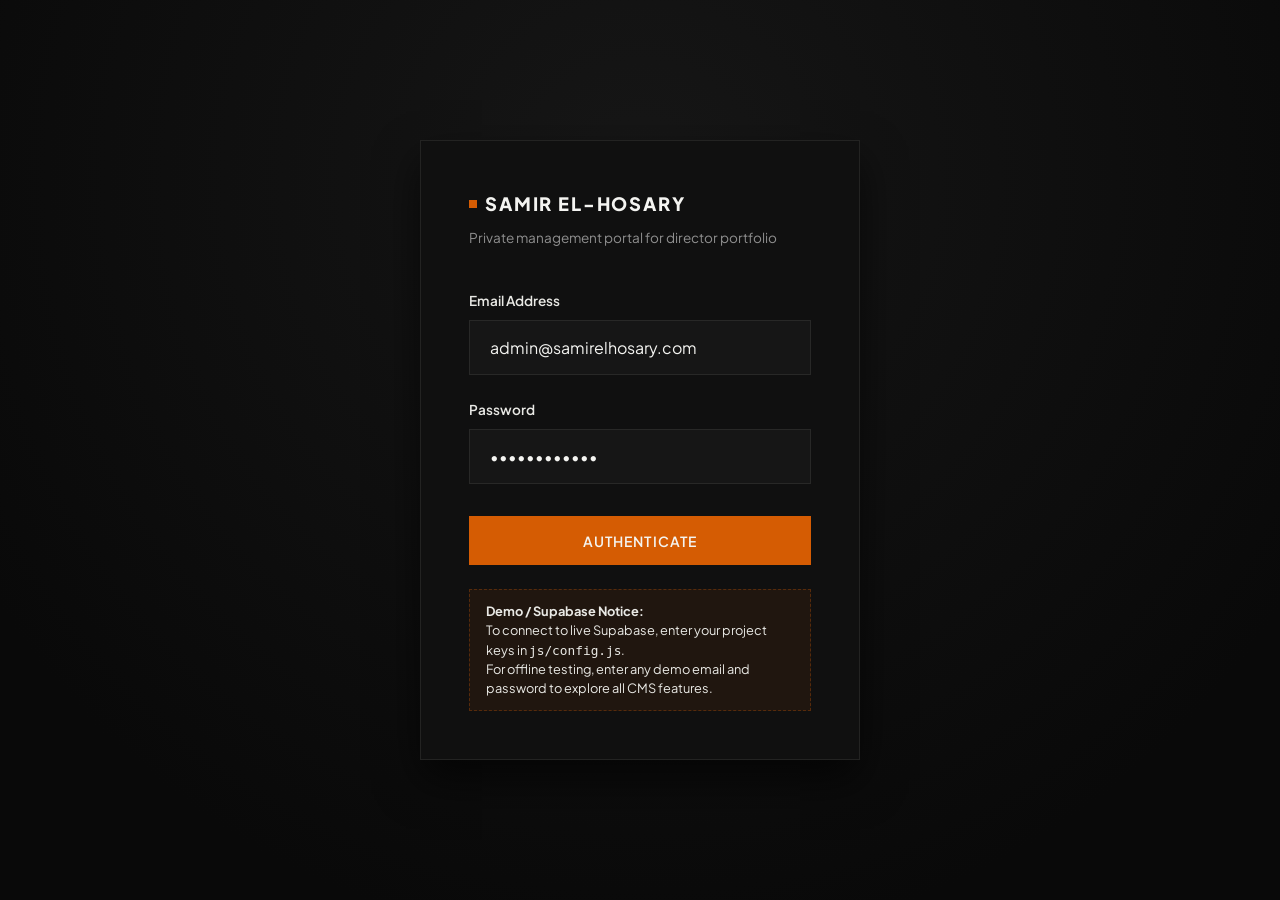
<file: admin.html>
<!DOCTYPE html>
<html lang="en" dir="ltr">
<head>
  <meta charset="UTF-8" />
  <meta name="viewport" content="width=device-width, initial-scale=1.0" />
  <title>Director CMS — Samir El-Hosary</title>
  <meta name="robots" content="noindex, nofollow" />

  <!-- Stylesheets -->
  <link rel="stylesheet" href="css/style.css" />
  <link rel="stylesheet" href="css/dashboard.css" />
  <link rel="stylesheet" href="css/responsive.css" />
</head>
<body class="admin-body">

  <!-- ============================================================
       1. LOGIN VIEW (Shown if not authenticated)
       ============================================================ -->
  <div id="admin-login-view" class="admin-login-wrapper" style="display: flex;">
    <div class="login-card">
      <div class="login-brand">SAMIR EL-HOSARY</div>
      <p class="login-subtitle">
        Private management portal for director portfolio
      </p>

      <form id="admin-login-form" class="login-form">
        <div class="form-group">
          <label for="login-email" class="form-label">Email Address</label>
          <input 
            type="email" 
            id="login-email" 
            class="form-input" 
            required 
            placeholder="admin@samirelhosary.com" 
            value="admin@samirelhosary.com"
          />
        </div>

        <div class="form-group">
          <label for="login-password" class="form-label">Password</label>
          <input 
            type="password" 
            id="login-password" 
            class="form-input" 
            required 
            placeholder="••••••••" 
            value="director2026"
          />
        </div>

        <button type="submit" class="btn btn-accent" style="width: 100%; margin-top: 0.5rem;">
          AUTHENTICATE
        </button>
      </form>

      <div class="demo-credentials-note">
        <strong>Demo / Supabase Notice:</strong><br />
        To connect to live Supabase, enter your project keys in <code>js/config.js</code>.<br />
        For offline testing, enter any demo email and password to explore all CMS features.
      </div>
    </div>
  </div>

  <!-- ============================================================
       2. DASHBOARD VIEW (Shown when authenticated)
       ============================================================ -->
  <div id="admin-dashboard-view" class="admin-layout" style="display: none;">
    
    <!-- Sidebar -->
    <aside class="admin-sidebar" role="navigation">
      <div class="sidebar-header">
        <a href="index.html" target="_blank" class="sidebar-brand">
          <span>SAMIR EL-HOSARY</span>
        </a>
        <div class="sidebar-role">Director CMS</div>
      </div>

      <nav class="sidebar-nav">
        <a href="#overview" class="sidebar-link active" data-tab="overview">
          <svg viewBox="0 0 24 24" fill="none" stroke="currentColor" stroke-width="2"><rect x="3" y="3" width="7" height="7"/><rect x="14" y="3" width="7" height="7"/><rect x="14" y="14" width="7" height="7"/><rect x="3" y="14" width="7" height="7"/></svg>
          <span>Dashboard</span>
        </a>
        <a href="#projects" class="sidebar-link" data-tab="projects">
          <svg viewBox="0 0 24 24" fill="none" stroke="currentColor" stroke-width="2"><rect x="2" y="7" width="20" height="14" rx="2" ry="2"/><path d="M16 21V5a2 2 0 0 0-2-2h-4a2 2 0 0 0-2 2v16"/></svg>
          <span>Projects</span>
        </a>
        <a href="#add-project" class="sidebar-link" data-tab="add-project">
          <svg viewBox="0 0 24 24" fill="none" stroke="currentColor" stroke-width="2"><circle cx="12" cy="12" r="10"/><line x1="12" y1="8" x2="12" y2="16"/><line x1="8" y1="12" x2="16" y2="12"/></svg>
          <span>Add Project</span>
        </a>
        <a href="#media" class="sidebar-link" data-tab="media">
          <svg viewBox="0 0 24 24" fill="none" stroke="currentColor" stroke-width="2"><rect x="3" y="3" width="18" height="18" rx="2" ry="2"/><circle cx="8.5" cy="8.5" r="1.5"/><polyline points="21 15 16 10 5 21"/></svg>
          <span>Media</span>
        </a>
        <a href="#feedback" class="sidebar-link" data-tab="feedback">
          <svg viewBox="0 0 24 24" fill="none" stroke="currentColor" stroke-width="2"><path d="M21 15a2 2 0 0 1-2 2H7l-4 4V5a2 2 0 0 1 2-2h14a2 2 0 0 1 2 2z"/></svg>
          <span>Feedback</span>
        </a>
        <a href="#profile" class="sidebar-link" data-tab="profile">
          <svg viewBox="0 0 24 24" fill="none" stroke="currentColor" stroke-width="2"><path d="M20 21v-2a4 4 0 0 0-4-4H8a4 4 0 0 0-4 4v2"/><circle cx="12" cy="7" r="4"/></svg>
          <span>Profile</span>
        </a>
        <a href="#settings" class="sidebar-link" data-tab="settings">
          <svg viewBox="0 0 24 24" fill="none" stroke="currentColor" stroke-width="2"><circle cx="12" cy="12" r="3"/><path d="M19.4 15a1.65 1.65 0 0 0 .33 1.82l.06.06a2 2 0 0 1 0 2.83 2 2 0 0 1-2.83 0l-.06-.06a1.65 1.65 0 0 0-1.82-.33 1.65 1.65 0 0 0-1 1.51V21a2 2 0 0 1-2 2 2 2 0 0 1-2-2v-.09A1.65 1.65 0 0 0 9 19.4a1.65 1.65 0 0 0-1.82.33l-.06.06a2 2 0 0 1-2.83 0 2 2 0 0 1 0-2.83l.06-.06a1.65 1.65 0 0 0 .33-1.82 1.65 1.65 0 0 0-1.51-1H3a2 2 0 0 1-2-2 2 2 0 0 1 2-2h.09A1.65 1.65 0 0 0 4.6 9a1.65 1.65 0 0 0-.33-1.82l-.06-.06a2 2 0 0 1 0-2.83 2 2 0 0 1 2.83 0l.06.06a1.65 1.65 0 0 0 1.82.33H9a1.65 1.65 0 0 0 1-1.51V3a2 2 0 0 1 2-2 2 2 0 0 1 2 2v.09a1.65 1.65 0 0 0 1 1.51 1.65 1.65 0 0 0 1.82-.33l.06-.06a2 2 0 0 1 2.83 0 2 2 0 0 1 0 2.83l-.06.06a1.65 1.65 0 0 0-.33 1.82V9a1.65 1.65 0 0 0 1.51 1H21a2 2 0 0 1 2 2 2 2 0 0 1-2 2h-.09a1.65 1.65 0 0 0-1.51 1z"/></svg>
          <span>Site Settings</span>
        </a>
      </nav>

      <div class="sidebar-footer">
        <div class="connection-badge">
          <span class="connection-dot"></span>
          <span class="connection-text">Supabase Ready</span>
        </div>
        <div style="display: flex; justify-content: flex-end; align-items: center; margin-top: 0.5rem;">
          <button id="sidebar-logout" class="link-arrow" style="font-size: 0.75rem; color: #ef4444;">
            LOGOUT
          </button>
        </div>
      </div>
    </aside>

    <!-- Main Workspace -->
    <main class="admin-main" role="main">
      <header class="admin-topbar">
        <div style="display: flex; align-items: center; gap: 1rem;">
          <button id="admin-sidebar-toggle" class="admin-mobile-toggle" aria-label="Toggle Navigation">☰</button>
          <h1 id="admin-page-title" class="admin-topbar-title">Dashboard</h1>
        </div>
        <div class="admin-topbar-actions">
          <a href="index.html" target="_blank" class="btn btn-secondary" style="padding: 0.5rem 1rem; font-size: 0.75rem;">
            View Website ↗
          </a>
        </div>
      </header>

      <div id="admin-workspace" class="admin-content">
        <!-- Rendered dynamically by admin.js, dashboard.js, media.js -->
      </div>
    </main>

  </div>

  <!-- Scripts -->
  <script src="js/admin-bundle.js"></script>
</body>
</html>
</file>
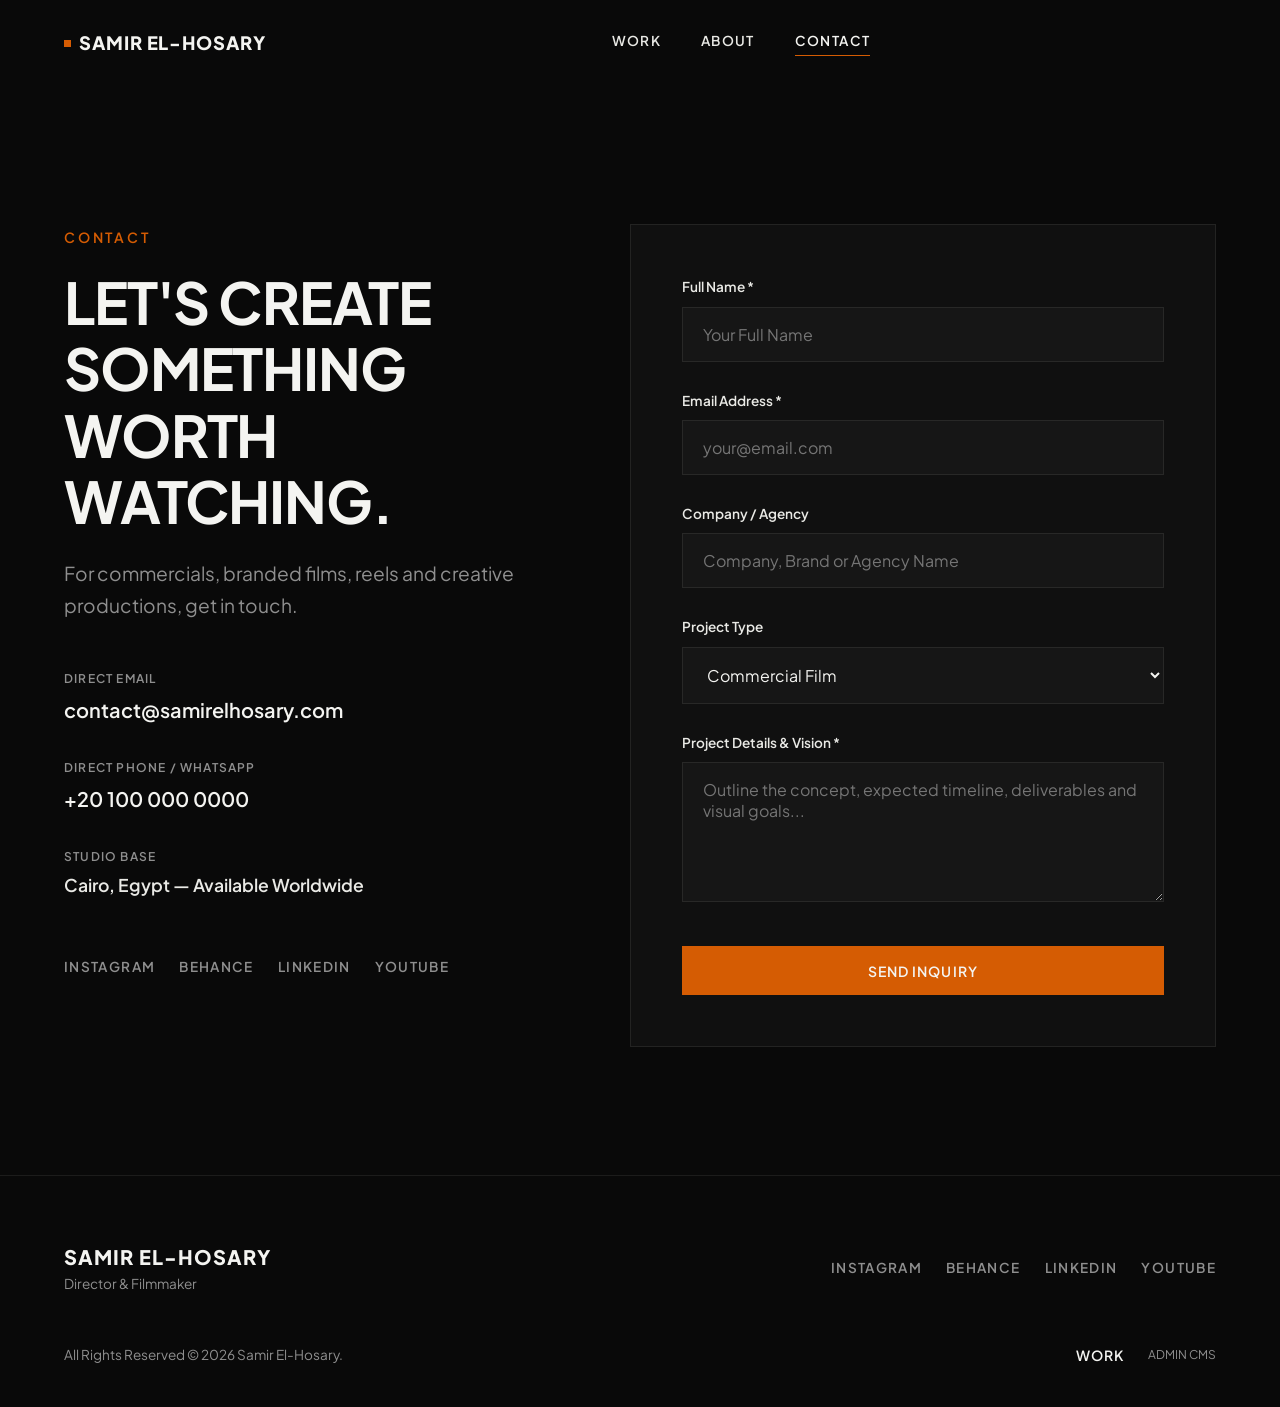
<file: contact.html>
<!DOCTYPE html>
<html lang="en" dir="ltr">
<head>
  <meta charset="UTF-8" />
  <meta name="viewport" content="width=device-width, initial-scale=1.0" />
  <title>Contact Samir El-Hosary — Director & Filmmaker</title>
  <meta name="description" content="Contact Samir El-Hosary for commercials, branded films, kinetic reels, and creative visual collaborations." />

  <meta property="og:type" content="website" />
  <meta property="og:title" content="Contact Samir El-Hosary — Director & Filmmaker" />
  <meta property="og:description" content="Let's create something worth watching." />

  <!-- Stylesheets -->
  <link rel="stylesheet" href="css/style.css" />
  <link rel="stylesheet" href="css/responsive.css" />
</head>
<body>

  <!-- ============================================================
       SITE HEADER
       ============================================================ -->
  <header class="site-header scrolled" role="banner">
    <div class="container header-container">
      <a href="index.html" class="brand-logo" aria-label="Samir El-Hosary Homepage">
        <span>SAMIR EL-HOSARY</span>
      </a>

      <!-- Desktop Nav -->
      <nav class="nav-links" role="navigation" aria-label="Main Navigation">
        <a href="index.html#work" class="nav-link">WORK</a>
        <a href="about.html" class="nav-link">ABOUT</a>
        <a href="contact.html" class="nav-link active">CONTACT</a>
      </nav>

      <!-- Mobile Actions -->
      <div class="header-actions">
        <button class="mobile-nav-toggle" type="button" aria-label="Toggle Mobile Menu" aria-expanded="false">
          <span></span>
          <span></span>
          <span></span>
        </button>
      </div>
    </div>
  </header>

  <!-- ============================================================
       CONTACT HERO & FORM
       ============================================================ -->
  <main class="section" role="main" style="padding-top: 10rem;">
    <div class="container">
      <div class="contact-grid">
        
        <!-- Left: Direct Info & Statement -->
        <div>
          <span class="hero-subtitle-top">CONTACT</span>
          <h1 class="heading-section" style="font-size: clamp(2.2rem, 4.5vw, 4rem); line-height: 1.15; margin-bottom: 1.5rem;">
            LET'S CREATE SOMETHING WORTH WATCHING.
          </h1>
          <p class="subheading-section" style="margin-bottom: 3rem;">
            For commercials, branded films, reels and creative productions, get in touch.
          </p>

          <div class="contact-info-list">
            <div class="contact-info-item">
              <span class="contact-info-label">Direct Email</span>
              <a href="mailto:contact@samirelhosary.com" class="contact-info-value" data-profile-href="email">contact@samirelhosary.com</a>
            </div>
            <div class="contact-info-item">
              <span class="contact-info-label">Direct Phone / WhatsApp</span>
              <a href="tel:+201000000000" class="contact-info-value" data-profile-href="phone">+20 100 000 0000</a>
            </div>
            <div class="contact-info-item">
              <span class="contact-info-label">Studio Base</span>
              <span class="contact-info-value" style="font-size: 1.1rem; color: var(--light);">Cairo, Egypt — Available Worldwide</span>
            </div>
          </div>

          <div class="social-links-row" style="margin-top: 3.5rem;">
            <a href="https://instagram.com/samirelhosary" target="_blank" rel="noopener" class="social-link" data-profile-href="instagram">Instagram</a>
            <a href="https://behance.net/samirelhosary" target="_blank" rel="noopener" class="social-link" data-profile-href="behance">Behance</a>
            <a href="https://linkedin.com/in/samirelhosary" target="_blank" rel="noopener" class="social-link" data-profile-href="linkedin">LinkedIn</a>
            <a href="https://youtube.com/@samirelhosary" target="_blank" rel="noopener" class="social-link" data-profile-href="youtube">YouTube</a>
          </div>
        </div>

        <!-- Right: Inquiry Form -->
        <div style="background-color: var(--dark); border: var(--border-subtle); padding: clamp(2rem, 4vw, 3.5rem);">
          <form id="contact-form" class="contact-form" novalidate>
            <div class="form-group">
              <label for="contact-name" class="form-label">Full Name *</label>
              <input type="text" id="contact-name" class="form-input" required placeholder="Your Full Name" />
            </div>

            <div class="form-group">
              <label for="contact-email" class="form-label">Email Address *</label>
              <input type="email" id="contact-email" class="form-input" required placeholder="your@email.com" />
            </div>

            <div class="form-group">
              <label for="contact-company" class="form-label">Company / Agency</label>
              <input type="text" id="contact-company" class="form-input" placeholder="Company, Brand or Agency Name" />
            </div>

            <div class="form-group">
              <label for="contact-type" class="form-label">Project Type</label>
              <select id="contact-type" class="form-select">
                <option value="Commercial Film">Commercial Film</option>
                <option value="Branded Content">Branded Content / Mini-Doc</option>
                <option value="Kinetic Reels">Kinetic Reels Campaign</option>
                <option value="Music Video">Music Video</option>
                <option value="Other Creative">Other Creative Collaboration</option>
              </select>
            </div>

            <div class="form-group">
              <label for="contact-message" class="form-label">Project Details & Vision *</label>
              <textarea id="contact-message" class="form-textarea" required placeholder="Outline the concept, expected timeline, deliverables and visual goals..."></textarea>
            </div>

            <button type="submit" class="btn btn-accent" style="width: 100%; margin-top: 1rem;">
              SEND INQUIRY
            </button>
          </form>
        </div>

      </div>
    </div>
  </main>

  <!-- ============================================================
       FOOTER
       ============================================================ -->
  <footer class="site-footer" role="contentinfo">
    <div class="container">
      <div class="footer-top">
        <div>
          <div class="footer-brand">SAMIR EL-HOSARY</div>
          <div class="text-muted" style="font-size: 0.85rem;">Director & Filmmaker</div>
        </div>
        <div class="social-links-row" style="margin-top: 0;">
          <a href="https://instagram.com/samirelhosary" target="_blank" rel="noopener" class="social-link">Instagram</a>
          <a href="https://behance.net/samirelhosary" target="_blank" rel="noopener" class="social-link">Behance</a>
          <a href="https://linkedin.com/in/samirelhosary" target="_blank" rel="noopener" class="social-link">LinkedIn</a>
          <a href="https://youtube.com/@samirelhosary" target="_blank" rel="noopener" class="social-link">YouTube</a>
        </div>
      </div>
      <div class="footer-bottom">
        <p>All Rights Reserved © 2026 Samir El-Hosary.</p>
        <div style="display: flex; gap: 1.5rem; align-items: center;">
          <a href="index.html#work" class="link-arrow">WORK</a>
          <a href="admin.html" class="text-muted" style="font-size: 0.75rem;">ADMIN CMS</a>
        </div>
      </div>
    </div>
  </footer>

  <!-- Scripts -->
  <script src="js/main-bundle.js"></script>
  <script src="js/profile-sync.js"></script>
</body>
</html>
</file>
<file: css/style.css>
/**
 * SAMIR EL-HOSARY — Director & Filmmaker
 * Core Cinematic Design System & Global Styles
 */

@import url('https://fonts.googleapis.com/css2?family=IBM+Plex+Sans+Arabic:wght@300;400;500;600;700&family=Plus+Jakarta+Sans:wght@300;400;500;600;700;800&display=swap');

:root {
  --black: #090909;
  --dark: #101010;
  --dark-2: #161616;
  --dark-3: #1f1f1f;
  --white: #F4F4F1;
  --light: #E9E9E5;
  --gray: #8F8F8F;
  --gray-dark: #3a3a3a;
  --orange: #D55C03;
  --orange-light: #F06A0A;
  --orange-glow: rgba(213, 92, 3, 0.2);

  --font-en: 'Plus Jakarta Sans', system-ui, -apple-system, sans-serif;
  --font-ar: 'IBM Plex Sans Arabic', system-ui, -apple-system, sans-serif;
  
  --border-subtle: 1px solid rgba(244, 244, 241, 0.08);
  --border-focus: 1px solid var(--orange);
  
  --transition-fast: 200ms cubic-bezier(0.16, 1, 0.3, 1);
  --transition-smooth: 400ms cubic-bezier(0.16, 1, 0.3, 1);
  --transition-slow: 700ms cubic-bezier(0.16, 1, 0.3, 1);

  --container-max: 1560px;
  --container-narrow: 1100px;
  --container-pad: clamp(1.5rem, 5vw, 4rem);
}

/* ============================================================
 * CSS RESET & BASE
 * ============================================================ */
*, *::before, *::after {
  box-sizing: border-box;
  margin: 0;
  padding: 0;
}

html {
  font-size: 16px;
  background-color: var(--black);
  color: var(--white);
  scroll-behavior: smooth;
  text-rendering: optimizeLegibility;
  -webkit-font-smoothing: antialiased;
  -moz-osx-font-smoothing: grayscale;
}

body {
  font-family: var(--font-en);
  background-color: var(--black);
  color: var(--white);
  line-height: 1.65;
  overflow-x: hidden;
  min-height: 100vh;
  display: flex;
  flex-direction: column;
}

/* Arabic typography overrides */
[dir="rtl"] body,
[lang="ar"] body {
  font-family: var(--font-ar);
  line-height: 1.8;
}

img, video {
  max-width: 100%;
  height: auto;
  display: block;
}

a {
  color: inherit;
  text-decoration: none;
  transition: color var(--transition-fast);
}

button {
  cursor: pointer;
  border: none;
  background: none;
  font-family: inherit;
  color: inherit;
}

ul, ol {
  list-style: none;
}

/* Accessibility Focus States */
:focus-visible {
  outline: 2px solid var(--orange);
  outline-offset: 3px;
}

/* ============================================================
 * TYPOGRAPHY
 * ============================================================ */
h1, h2, h3, h4, h5, h6 {
  font-weight: 700;
  line-height: 1.15;
  color: var(--white);
  letter-spacing: -0.02em;
}

[dir="rtl"] h1,
[dir="rtl"] h2,
[dir="rtl"] h3,
[dir="rtl"] h4 {
  letter-spacing: normal;
  line-height: 1.35;
}

.text-uppercase {
  text-transform: uppercase;
  letter-spacing: 0.08em;
}

[dir="rtl"] .text-uppercase {
  text-transform: none;
  letter-spacing: normal;
}

.text-muted {
  color: var(--gray);
}

.text-orange {
  color: var(--orange);
}

.heading-display {
  font-size: clamp(2.5rem, 8vw, 6.5rem);
  font-weight: 800;
  text-transform: uppercase;
  line-height: 0.95;
  letter-spacing: -0.03em;
}

[dir="rtl"] .heading-display {
  text-transform: none;
  letter-spacing: normal;
  line-height: 1.2;
}

.heading-section {
  font-size: clamp(1.8rem, 4.5vw, 3.2rem);
  font-weight: 700;
  margin-bottom: 0.75rem;
}

.subheading-section {
  font-size: clamp(1rem, 1.5vw, 1.25rem);
  color: var(--gray);
  max-width: 650px;
}

/* ============================================================
 * LAYOUT CONTAINERS
 * ============================================================ */
.container {
  width: 100%;
  max-width: var(--container-max);
  margin-left: auto;
  margin-right: auto;
  padding-left: var(--container-pad);
  padding-right: var(--container-pad);
}

.container-narrow {
  width: 100%;
  max-width: var(--container-narrow);
  margin-left: auto;
  margin-right: auto;
  padding-left: var(--container-pad);
  padding-right: var(--container-pad);
}

.section {
  padding-top: clamp(4rem, 10vw, 8rem);
  padding-bottom: clamp(4rem, 10vw, 8rem);
  position: relative;
}

.section-separator {
  width: 100%;
  height: 1px;
  background: var(--border-subtle);
  border: none;
}

/* ============================================================
 * BUTTONS & LINKS
 * ============================================================ */
.btn {
  display: inline-flex;
  align-items: center;
  justify-content: center;
  gap: 0.75rem;
  padding: 0.9rem 2rem;
  font-size: 0.875rem;
  font-weight: 600;
  letter-spacing: 0.08em;
  text-transform: uppercase;
  border-radius: 0;
  transition: all var(--transition-fast);
  position: relative;
  overflow: hidden;
  white-space: nowrap;
}

[dir="rtl"] .btn {
  text-transform: none;
  letter-spacing: normal;
  font-size: 0.95rem;
}

.btn-primary {
  background-color: var(--white);
  color: var(--black);
  border: 1px solid var(--white);
}

.btn-primary:hover {
  background-color: var(--orange);
  border-color: var(--orange);
  color: var(--white);
  transform: translateY(-2px);
}

.btn-secondary {
  background-color: transparent;
  color: var(--white);
  border: 1px solid rgba(244, 244, 241, 0.25);
}

.btn-secondary:hover {
  border-color: var(--white);
  background-color: rgba(244, 244, 241, 0.05);
  transform: translateY(-2px);
}

.btn-accent {
  background-color: var(--orange);
  color: var(--white);
  border: 1px solid var(--orange);
}

.btn-accent:hover {
  background-color: var(--orange-light);
  border-color: var(--orange-light);
  transform: translateY(-2px);
}

.btn-danger {
  background-color: #b91c1c;
  color: var(--white);
  border: 1px solid #b91c1c;
}

.btn-danger:hover {
  background-color: #dc2626;
  border-color: #dc2626;
}

.link-arrow {
  display: inline-flex;
  align-items: center;
  gap: 0.5rem;
  color: var(--white);
  font-size: 0.875rem;
  font-weight: 600;
  text-transform: uppercase;
  letter-spacing: 0.08em;
  transition: color var(--transition-fast);
}

.link-arrow svg {
  transition: transform var(--transition-fast);
}

.link-arrow:hover {
  color: var(--orange);
}

.link-arrow:hover svg {
  transform: translateX(4px);
}

[dir="rtl"] .link-arrow:hover svg {
  transform: translateX(-4px);
}

/* ============================================================
 * HEADER & NAVIGATION
 * ============================================================ */
.site-header {
  position: fixed;
  top: 0;
  left: 0;
  width: 100%;
  z-index: 1000;
  padding: 1.75rem 0;
  transition: background-color var(--transition-smooth), padding var(--transition-smooth), border-color var(--transition-smooth);
  background: transparent;
  border-bottom: 1px solid transparent;
}

.site-header.scrolled {
  background-color: rgba(9, 9, 9, 0.94);
  backdrop-filter: blur(12px);
  -webkit-backdrop-filter: blur(12px);
  padding: 1.1rem 0;
  border-bottom: var(--border-subtle);
}

.header-container {
  display: flex;
  align-items: center;
  justify-content: space-between;
}

.brand-logo {
  font-size: 1.15rem;
  font-weight: 800;
  letter-spacing: 0.05em;
  text-transform: uppercase;
  color: var(--white);
  display: flex;
  align-items: center;
  gap: 0.5rem;
}

.brand-logo::before {
  content: "";
  display: inline-block;
  width: 7px;
  height: 7px;
  background-color: var(--orange);
}

.nav-links {
  display: flex;
  align-items: center;
  gap: 2.5rem;
}

.nav-link {
  font-size: 0.85rem;
  font-weight: 600;
  letter-spacing: 0.1em;
  text-transform: uppercase;
  color: var(--light);
  position: relative;
  padding-bottom: 4px;
}

[dir="rtl"] .nav-link {
  font-size: 0.95rem;
  text-transform: none;
  letter-spacing: normal;
}

.nav-link::after {
  content: "";
  position: absolute;
  bottom: 0;
  left: 0;
  width: 0;
  height: 1px;
  background-color: var(--orange);
  transition: width var(--transition-fast);
}

[dir="rtl"] .nav-link::after {
  left: auto;
  right: 0;
}

.nav-link:hover,
.nav-link.active {
  color: var(--white);
}

.nav-link:hover::after,
.nav-link.active::after {
  width: 100%;
}

.header-actions {
  display: flex;
  align-items: center;
  gap: 1.5rem;
}

.lang-switch-btn {
  display: inline-flex;
  align-items: center;
  padding: 0.35rem 0.75rem;
  font-size: 0.75rem;
  font-weight: 700;
  letter-spacing: 0.1em;
  color: var(--light);
  border: 1px solid rgba(244, 244, 241, 0.2);
  transition: all var(--transition-fast);
}

.lang-switch-btn:hover {
  color: var(--white);
  border-color: var(--orange);
  background-color: rgba(213, 92, 3, 0.1);
}

/* Mobile Nav Toggle */
.mobile-nav-toggle {
  display: none;
  flex-direction: column;
  justify-content: center;
  align-items: center;
  width: 44px;
  height: 44px;
  gap: 6px;
  background: transparent;
  border: none;
  cursor: pointer;
  z-index: 1001;
}

.mobile-nav-toggle span {
  display: block;
  width: 26px;
  height: 2px;
  background-color: var(--white);
  transition: all var(--transition-fast);
}

.mobile-nav-toggle.open span:nth-child(1) {
  transform: translateY(8px) rotate(45deg);
}
.mobile-nav-toggle.open span:nth-child(2) {
  opacity: 0;
}
.mobile-nav-toggle.open span:nth-child(3) {
  transform: translateY(-8px) rotate(-45deg);
}

/* ============================================================
 * HERO SECTION
 * ============================================================ */
.hero-section {
  min-height: 100vh;
  position: relative;
  display: flex;
  align-items: flex-end;
  padding-bottom: clamp(4rem, 8vw, 7rem);
  padding-top: 8rem;
  overflow: hidden;
}

.hero-background {
  position: absolute;
  top: 0;
  left: 0;
  width: 100%;
  height: 100%;
  z-index: 1;
}

.hero-bg-media {
  width: 100%;
  height: 100%;
  object-fit: cover;
  filter: brightness(0.45) contrast(1.1);
  transform: scale(1.02);
  transition: transform 1.5s ease-out;
}

.hero-gradient-overlay {
  position: absolute;
  top: 0;
  left: 0;
  width: 100%;
  height: 100%;
  background: linear-gradient(
    180deg,
    rgba(9, 9, 9, 0.6) 0%,
    rgba(9, 9, 9, 0.2) 40%,
    rgba(9, 9, 9, 0.8) 80%,
    var(--black) 100%
  );
  z-index: 2;
}

.hero-content {
  position: relative;
  z-index: 3;
  width: 100%;
}

.hero-subtitle-top {
  display: inline-flex;
  align-items: center;
  gap: 0.75rem;
  font-size: 0.875rem;
  font-weight: 600;
  letter-spacing: 0.2em;
  text-transform: uppercase;
  color: var(--orange);
  margin-bottom: 1.25rem;
}

[dir="rtl"] .hero-subtitle-top {
  text-transform: none;
  letter-spacing: normal;
  font-size: 1rem;
}

.hero-title {
  margin-bottom: 1.5rem;
}

.hero-description {
  font-size: clamp(1.1rem, 2vw, 1.5rem);
  line-height: 1.6;
  max-width: 780px;
  color: var(--light);
  margin-bottom: 2.5rem;
}

.hero-actions {
  display: flex;
  align-items: center;
  gap: 1.5rem;
  flex-wrap: wrap;
}

/* ============================================================
 * SHOWREEL SECTION
 * ============================================================ */
.showreel-section {
  padding: 0;
  position: relative;
  background-color: var(--dark);
}

.showreel-player-wrapper {
  position: relative;
  width: 100%;
  aspect-ratio: 16 / 9;
  max-height: 85vh;
  background-color: var(--black);
  overflow: hidden;
}

.showreel-video {
  width: 100%;
  height: 100%;
  object-fit: cover;
}

.showreel-controls {
  position: absolute;
  bottom: 0;
  left: 0;
  width: 100%;
  padding: 1.5rem 2rem;
  display: flex;
  align-items: center;
  justify-content: space-between;
  gap: 1.5rem;
  background: linear-gradient(180deg, transparent 0%, rgba(9,9,9,0.85) 100%);
  opacity: 0;
  transition: opacity var(--transition-fast);
  z-index: 5;
}

.showreel-player-wrapper:hover .showreel-controls,
.showreel-player-wrapper:focus-within .showreel-controls {
  opacity: 1;
}

.showreel-play-center {
  position: absolute;
  top: 50%;
  left: 50%;
  transform: translate(-50%, -50%);
  width: 80px;
  height: 80px;
  border-radius: 50%;
  background-color: rgba(9, 9, 9, 0.7);
  border: 1px solid rgba(244, 244, 241, 0.4);
  color: var(--white);
  display: flex;
  align-items: center;
  justify-content: center;
  transition: all var(--transition-fast);
  z-index: 4;
}

.showreel-play-center:hover {
  background-color: var(--orange);
  border-color: var(--orange);
  transform: translate(-50%, -50%) scale(1.1);
}

.showreel-progress-bar {
  flex-grow: 1;
  height: 4px;
  background-color: rgba(255, 255, 255, 0.2);
  cursor: pointer;
  position: relative;
}

.showreel-progress-fill {
  height: 100%;
  background-color: var(--orange);
  width: 0%;
}

/* ============================================================
 * SELECTED WORK / PORTFOLIO GRID
 * ============================================================ */
.portfolio-header {
  display: flex;
  align-items: flex-end;
  justify-content: space-between;
  gap: 2rem;
  margin-bottom: 3.5rem;
  flex-wrap: wrap;
}

.portfolio-filters {
  display: flex;
  align-items: center;
  gap: 0.5rem;
  flex-wrap: wrap;
  padding-bottom: 0.5rem;
}

.filter-btn {
  padding: 0.5rem 1.25rem;
  font-size: 0.75rem;
  font-weight: 600;
  letter-spacing: 0.1em;
  text-transform: uppercase;
  color: var(--gray);
  border: 1px solid transparent;
  transition: all var(--transition-fast);
}

[dir="rtl"] .filter-btn {
  text-transform: none;
  letter-spacing: normal;
  font-size: 0.85rem;
}

.filter-btn:hover {
  color: var(--white);
}

.filter-btn.active {
  color: var(--white);
  border-color: var(--border-subtle);
  background-color: var(--dark-2);
}

/* Editorial Behance-inspired Rhythm Grid */
.editorial-grid {
  display: grid;
  grid-template-columns: repeat(12, 1fr);
  gap: 3rem 2rem;
}

/* Card variants for curated visual rhythm */
.project-card {
  position: relative;
  display: flex;
  flex-direction: column;
  transition: transform var(--transition-smooth);
}

.project-card.featured-hero {
  grid-column: span 12;
}

.project-card.medium-span-6 {
  grid-column: span 6;
}

.project-card.medium-span-7 {
  grid-column: span 7;
}

.project-card.medium-span-5 {
  grid-column: span 5;
}

.project-card-media {
  position: relative;
  width: 100%;
  aspect-ratio: 16 / 10;
  overflow: hidden;
  background-color: var(--dark-2);
}

.project-card.featured-hero .project-card-media {
  aspect-ratio: 21 / 9;
}

.project-card-img {
  width: 100%;
  height: 100%;
  object-fit: cover;
  transition: transform var(--transition-slow), filter var(--transition-smooth);
  filter: brightness(0.9);
}

.project-card:hover .project-card-img {
  transform: scale(1.03);
  filter: brightness(1);
}

.project-card-overlay {
  position: absolute;
  top: 0;
  left: 0;
  width: 100%;
  height: 100%;
  background: linear-gradient(180deg, transparent 40%, rgba(9,9,9,0.85) 100%);
  opacity: 0.6;
  transition: opacity var(--transition-fast);
}

.project-card:hover .project-card-overlay {
  opacity: 0.85;
}

.project-card-badge {
  position: absolute;
  top: 1.5rem;
  left: 1.5rem;
  z-index: 2;
  background-color: var(--orange);
  color: var(--white);
  font-size: 0.7rem;
  font-weight: 700;
  letter-spacing: 0.1em;
  text-transform: uppercase;
  padding: 0.3rem 0.75rem;
}

[dir="rtl"] .project-card-badge {
  left: auto;
  right: 1.5rem;
}

.project-card-meta {
  padding-top: 1.5rem;
  display: flex;
  flex-direction: column;
  gap: 0.4rem;
}

.project-card-category {
  font-size: 0.75rem;
  font-weight: 600;
  letter-spacing: 0.12em;
  text-transform: uppercase;
  color: var(--orange);
  display: flex;
  align-items: center;
  gap: 0.5rem;
}

[dir="rtl"] .project-card-category {
  text-transform: none;
  letter-spacing: normal;
}

.project-card-title {
  font-size: clamp(1.25rem, 2.2vw, 1.85rem);
  font-weight: 700;
  line-height: 1.25;
}

.project-card-client-year {
  font-size: 0.875rem;
  color: var(--gray);
  display: flex;
  align-items: center;
  gap: 0.75rem;
}

/* ============================================================
 * CASE STUDY / PROJECT DETAILS PAGE
 * ============================================================ */
.case-study-hero {
  position: relative;
  min-height: 80vh;
  display: flex;
  align-items: flex-end;
  padding-bottom: 5rem;
  padding-top: 8rem;
  background-color: var(--dark);
}

.case-study-hero-bg {
  position: absolute;
  top: 0;
  left: 0;
  width: 100%;
  height: 100%;
  object-fit: cover;
  filter: brightness(0.4);
}

.case-study-hero-content {
  position: relative;
  z-index: 3;
  width: 100%;
}

.case-study-meta-bar {
  display: grid;
  grid-template-columns: repeat(auto-fit, minmax(180px, 1fr));
  gap: 2rem;
  padding: 3rem 0;
  border-top: var(--border-subtle);
  border-bottom: var(--border-subtle);
  margin-top: 4rem;
}

.meta-item-label {
  font-size: 0.75rem;
  font-weight: 600;
  letter-spacing: 0.1em;
  text-transform: uppercase;
  color: var(--gray);
  margin-bottom: 0.35rem;
}

.meta-item-value {
  font-size: 1.1rem;
  font-weight: 600;
  color: var(--white);
}

/* Case Study Content Sections */
.case-study-section {
  padding: 5rem 0;
}

.case-study-grid {
  display: grid;
  grid-template-columns: 1fr 2fr;
  gap: 4rem;
  align-items: start;
}

.case-study-label {
  font-size: 0.875rem;
  font-weight: 700;
  letter-spacing: 0.15em;
  text-transform: uppercase;
  color: var(--orange);
  position: sticky;
  top: 6rem;
}

[dir="rtl"] .case-study-label {
  text-transform: none;
  letter-spacing: normal;
  font-size: 1.05rem;
}

.case-study-body {
  font-size: clamp(1.1rem, 1.8vw, 1.35rem);
  line-height: 1.8;
  color: var(--light);
}

.case-study-body p + p {
  margin-top: 1.5rem;
}

/* Stills Gallery */
.stills-gallery-grid {
  display: grid;
  grid-template-columns: repeat(auto-fill, minmax(380px, 1fr));
  gap: 1.5rem;
  margin-top: 3rem;
}

.still-item {
  position: relative;
  aspect-ratio: 16 / 10;
  overflow: hidden;
  background-color: var(--dark-2);
  cursor: pointer;
}

.still-item img {
  width: 100%;
  height: 100%;
  object-fit: cover;
  transition: transform var(--transition-slow);
}

.still-item:hover img {
  transform: scale(1.04);
}

.still-item-overlay {
  position: absolute;
  inset: 0;
  background: rgba(9, 9, 9, 0.4);
  opacity: 0;
  transition: opacity var(--transition-fast);
  display: flex;
  align-items: flex-end;
  padding: 1.5rem;
}

.still-item:hover .still-item-overlay {
  opacity: 1;
}

.still-caption {
  font-size: 0.875rem;
  color: var(--white);
}

/* BTS Grid */
.bts-masonry {
  display: grid;
  grid-template-columns: repeat(auto-fill, minmax(320px, 1fr));
  gap: 1.5rem;
  margin-top: 3rem;
}

.bts-item {
  background-color: var(--dark-2);
  border: var(--border-subtle);
  overflow: hidden;
}

.bts-item-media {
  aspect-ratio: 16 / 10;
  overflow: hidden;
}

.bts-item-media img {
  width: 100%;
  height: 100%;
  object-fit: cover;
}

.bts-item-info {
  padding: 1.25rem;
}

.bts-item-title {
  font-size: 1rem;
  font-weight: 600;
  margin-bottom: 0.25rem;
}

.bts-item-notes {
  font-size: 0.85rem;
  color: var(--gray);
}

/* Before / After Slider */
.ba-slider-container {
  position: relative;
  width: 100%;
  aspect-ratio: 16 / 9;
  overflow: hidden;
  user-select: none;
  background-color: var(--dark-2);
  cursor: ew-resize;
  margin-top: 2rem;
}

.ba-layer {
  position: absolute;
  top: 0;
  left: 0;
  width: 100%;
  height: 100%;
}

.ba-layer img {
  width: 100%;
  height: 100%;
  object-fit: cover;
  pointer-events: none;
}

.ba-before-wrapper {
  position: absolute;
  top: 0;
  left: 0;
  width: 100%;
  height: 100%;
  z-index: 2;
  clip-path: polygon(0 0, 50% 0, 50% 100%, 0 100%);
}

.ba-slider-handle {
  position: absolute;
  top: 0;
  bottom: 0;
  left: 50%;
  width: 2px;
  background-color: var(--white);
  z-index: 3;
  transform: translateX(-50%);
}

.ba-slider-circle {
  position: absolute;
  top: 50%;
  left: 50%;
  transform: translate(-50%, -50%);
  width: 44px;
  height: 44px;
  border-radius: 50%;
  background-color: var(--dark);
  border: 2px solid var(--white);
  color: var(--white);
  display: flex;
  align-items: center;
  justify-content: center;
}

.ba-badge {
  position: absolute;
  top: 1.5rem;
  z-index: 4;
  padding: 0.35rem 0.85rem;
  font-size: 0.75rem;
  font-weight: 700;
  letter-spacing: 0.1em;
  text-transform: uppercase;
  background-color: rgba(9, 9, 9, 0.8);
  border: var(--border-subtle);
  color: var(--white);
}

.ba-badge-before {
  left: 1.5rem;
}

.ba-badge-after {
  right: 1.5rem;
}

/* Client Feedback Box */
.client-feedback-box {
  background-color: var(--dark-2);
  border: var(--border-subtle);
  padding: clamp(2.5rem, 5vw, 4.5rem);
  position: relative;
  margin-top: 3rem;
}

.feedback-quote {
  font-size: clamp(1.25rem, 2.5vw, 1.85rem);
  line-height: 1.6;
  font-weight: 500;
  color: var(--white);
  margin-bottom: 2rem;
  position: relative;
}

.feedback-author {
  display: flex;
  align-items: center;
  gap: 1rem;
}

.feedback-author-name {
  font-size: 1.1rem;
  font-weight: 700;
}

.feedback-author-role {
  font-size: 0.875rem;
  color: var(--gray);
}

/* Credits Grid */
.credits-grid {
  display: grid;
  grid-template-columns: repeat(auto-fill, minmax(220px, 1fr));
  gap: 2rem;
  margin-top: 2rem;
}

.credit-item-role {
  font-size: 0.75rem;
  font-weight: 600;
  letter-spacing: 0.1em;
  text-transform: uppercase;
  color: var(--gray);
  margin-bottom: 0.25rem;
}

.credit-item-name {
  font-size: 1.05rem;
  font-weight: 600;
  color: var(--white);
}

/* Previous / Next Project Bar */
.project-pagination-bar {
  display: flex;
  align-items: center;
  justify-content: space-between;
  padding: 4rem 0;
  border-top: var(--border-subtle);
  margin-top: 6rem;
}

.pagination-item {
  display: flex;
  flex-direction: column;
  gap: 0.5rem;
}

.pagination-label {
  font-size: 0.75rem;
  font-weight: 600;
  letter-spacing: 0.1em;
  text-transform: uppercase;
  color: var(--gray);
}

.pagination-title {
  font-size: clamp(1.1rem, 2vw, 1.5rem);
  font-weight: 700;
}

/* ============================================================
 * ABOUT PAGE
 * ============================================================ */
.about-hero-grid {
  display: grid;
  grid-template-columns: 1fr 1.25fr;
  gap: clamp(3rem, 6vw, 6rem);
  align-items: center;
  padding-top: 6rem;
}

.about-portrait-wrapper {
  position: relative;
  aspect-ratio: 4 / 5;
  background-color: var(--dark-2);
  overflow: hidden;
  border: var(--border-subtle);
}

.about-portrait-img {
  width: 100%;
  height: 100%;
  object-fit: cover;
  filter: grayscale(20%) contrast(1.05);
}

.about-bio-text {
  font-size: clamp(1.15rem, 1.8vw, 1.4rem);
  line-height: 1.8;
  color: var(--light);
}

.about-bio-text p + p {
  margin-top: 1.5rem;
}

.expertise-list {
  display: grid;
  grid-template-columns: repeat(auto-fill, minmax(280px, 1fr));
  gap: 2rem;
  margin-top: 3rem;
}

.expertise-item {
  padding: 2rem;
  background-color: var(--dark-2);
  border: var(--border-subtle);
  border-left: 2px solid var(--orange);
  transition: transform var(--transition-fast);
}

[dir="rtl"] .expertise-item {
  border-left: none;
  border-right: 2px solid var(--orange);
}

.expertise-item:hover {
  transform: translateY(-4px);
  background-color: var(--dark-3);
}

.expertise-title {
  font-size: 1.15rem;
  font-weight: 700;
  letter-spacing: 0.05em;
  margin-bottom: 0.5rem;
}

.stats-grid {
  display: grid;
  grid-template-columns: repeat(4, 1fr);
  gap: 2rem;
  margin-top: 5rem;
  padding-top: 4rem;
  border-top: var(--border-subtle);
}

.stat-number {
  font-size: clamp(2.5rem, 5vw, 4.5rem);
  font-weight: 800;
  color: var(--white);
  line-height: 1;
  margin-bottom: 0.5rem;
}

.stat-label {
  font-size: 0.85rem;
  color: var(--gray);
  line-height: 1.4;
}

/* ============================================================
 * CONTACT PAGE
 * ============================================================ */
.contact-grid {
  display: grid;
  grid-template-columns: 1fr 1.2fr;
  gap: clamp(3rem, 6vw, 6rem);
  padding-top: 4rem;
}

.contact-info-list {
  display: flex;
  flex-direction: column;
  gap: 2rem;
  margin-top: 3rem;
}

.contact-info-item {
  display: flex;
  flex-direction: column;
  gap: 0.25rem;
}

.contact-info-label {
  font-size: 0.75rem;
  font-weight: 600;
  letter-spacing: 0.1em;
  text-transform: uppercase;
  color: var(--gray);
}

.contact-info-value {
  font-size: 1.25rem;
  font-weight: 600;
  color: var(--white);
  transition: color var(--transition-fast);
}

.contact-info-value:hover {
  color: var(--orange);
}

.social-links-row {
  display: flex;
  align-items: center;
  gap: 1.5rem;
  margin-top: 3rem;
}

.social-link {
  font-size: 0.85rem;
  font-weight: 600;
  letter-spacing: 0.1em;
  text-transform: uppercase;
  color: var(--gray);
  transition: color var(--transition-fast);
}

.social-link:hover {
  color: var(--orange);
}

/* Contact Form */
.contact-form {
  display: flex;
  flex-direction: column;
  gap: 1.75rem;
}

.form-group {
  display: flex;
  flex-direction: column;
  gap: 0.5rem;
}

.form-label {
  font-size: 0.85rem;
  font-weight: 600;
  color: var(--light);
}

.form-input,
.form-textarea,
.form-select {
  width: 100%;
  background-color: var(--dark-2);
  border: var(--border-subtle);
  color: var(--white);
  padding: 1rem 1.25rem;
  font-family: inherit;
  font-size: 1rem;
  transition: border-color var(--transition-fast), background-color var(--transition-fast);
  border-radius: 0;
}

.form-input:focus,
.form-textarea:focus,
.form-select:focus {
  outline: none;
  border-color: var(--orange);
  background-color: var(--dark-3);
}

.form-textarea {
  min-height: 140px;
  resize: vertical;
}

/* ============================================================
 * FOOTER
 * ============================================================ */
.site-footer {
  margin-top: auto;
  border-top: var(--border-subtle);
  padding: 4rem 0 2.5rem;
  background-color: var(--black);
}

.footer-top {
  display: flex;
  align-items: center;
  justify-content: space-between;
  gap: 2rem;
  margin-bottom: 3rem;
  flex-wrap: wrap;
}

.footer-brand {
  font-size: 1.25rem;
  font-weight: 800;
  letter-spacing: 0.05em;
  text-transform: uppercase;
}

.footer-bottom {
  display: flex;
  align-items: center;
  justify-content: space-between;
  gap: 1.5rem;
  font-size: 0.85rem;
  color: var(--gray);
  flex-wrap: wrap;
}

/* ============================================================
 * CUSTOM LIGHTBOX
 * ============================================================ */
.lightbox-overlay {
  position: fixed;
  inset: 0;
  background-color: rgba(9, 9, 9, 0.96);
  z-index: 9999;
  display: flex;
  align-items: center;
  justify-content: center;
  opacity: 0;
  visibility: hidden;
  transition: opacity var(--transition-fast), visibility var(--transition-fast);
}

.lightbox-overlay.active {
  opacity: 1;
  visibility: visible;
}

.lightbox-stage {
  max-width: 90vw;
  max-height: 85vh;
  display: flex;
  flex-direction: column;
  align-items: center;
  justify-content: center;
  position: relative;
}

.lightbox-image {
  max-width: 100%;
  max-height: 80vh;
  object-fit: contain;
  transition: opacity 150ms ease;
}

.lightbox-caption {
  margin-top: 1rem;
  font-size: 0.95rem;
  color: var(--light);
  text-align: center;
}

.lightbox-toolbar {
  position: absolute;
  top: 2rem;
  right: 2.5rem;
  left: 2.5rem;
  display: flex;
  align-items: center;
  justify-content: space-between;
  color: var(--white);
  z-index: 10001;
}

.lightbox-close {
  font-size: 2.5rem;
  line-height: 1;
  color: var(--light);
  transition: color var(--transition-fast);
}

.lightbox-close:hover {
  color: var(--orange);
}

.lightbox-prev,
.lightbox-next {
  position: absolute;
  top: 50%;
  transform: translateY(-50%);
  width: 54px;
  height: 54px;
  background-color: rgba(16, 16, 16, 0.6);
  border: var(--border-subtle);
  color: var(--white);
  display: flex;
  align-items: center;
  justify-content: center;
  transition: all var(--transition-fast);
  z-index: 10001;
}

.lightbox-prev { left: 2rem; }
.lightbox-next { right: 2rem; }

.lightbox-prev:hover,
.lightbox-next:hover {
  background-color: var(--orange);
  border-color: var(--orange);
}

/* ============================================================
 * TOAST NOTIFICATIONS & MODALS
 * ============================================================ */
.toast-container {
  position: fixed;
  bottom: 2rem;
  right: 2rem;
  z-index: 10000;
  display: flex;
  flex-direction: column;
  gap: 0.75rem;
  max-width: 420px;
}

[dir="rtl"] .toast-container {
  right: auto;
  left: 2rem;
}

.toast-item {
  background-color: var(--dark-2);
  border: var(--border-subtle);
  padding: 1rem 1.25rem;
  display: flex;
  align-items: center;
  gap: 0.85rem;
  box-shadow: 0 10px 30px rgba(0, 0, 0, 0.5);
  animation: toastIn 0.3s cubic-bezier(0.16, 1, 0.3, 1) forwards;
}

.toast-item.toast-success {
  border-left: 3px solid #10b981;
}
[dir="rtl"] .toast-item.toast-success {
  border-left: none;
  border-right: 3px solid #10b981;
}

.toast-item.toast-error {
  border-left: 3px solid #ef4444;
}
[dir="rtl"] .toast-item.toast-error {
  border-left: none;
  border-right: 3px solid #ef4444;
}

.toast-item.toast-info {
  border-left: 3px solid var(--orange);
}
[dir="rtl"] .toast-item.toast-info {
  border-left: none;
  border-right: 3px solid var(--orange);
}

.toast-message {
  font-size: 0.9rem;
  color: var(--white);
  flex-grow: 1;
}

.toast-close {
  color: var(--gray);
  font-size: 1.25rem;
  line-height: 1;
}

@keyframes toastIn {
  from { opacity: 0; transform: translateY(12px); }
  to { opacity: 1; transform: translateY(0); }
}

.cinematic-modal-overlay {
  position: fixed;
  inset: 0;
  background-color: rgba(9, 9, 9, 0.85);
  backdrop-filter: blur(8px);
  z-index: 9999;
  display: flex;
  align-items: center;
  justify-content: center;
  padding: 1.5rem;
}

.cinematic-modal-box {
  background-color: var(--dark-2);
  border: var(--border-subtle);
  padding: 2.5rem;
  max-width: 520px;
  width: 100%;
}

.modal-title {
  font-size: 1.35rem;
  font-weight: 700;
  margin-bottom: 1rem;
}

.modal-text {
  font-size: 1rem;
  color: var(--light);
  margin-bottom: 2rem;
  line-height: 1.6;
}

.modal-actions {
  display: flex;
  align-items: center;
  justify-content: flex-end;
  gap: 1rem;
}

/* ============================================================
 * SKELETONS & LOADERS
 * ============================================================ */
.skeleton {
  background: linear-gradient(90deg, var(--dark-2) 25%, var(--dark-3) 50%, var(--dark-2) 75%);
  background-size: 200% 100%;
  animation: skeletonLoading 1.5s infinite;
}

@keyframes skeletonLoading {
  0% { background-position: 200% 0; }
  100% { background-position: -200% 0; }
}

.empty-state {
  text-align: center;
  padding: 5rem 2rem;
  color: var(--gray);
}

.empty-state-icon {
  margin-bottom: 1rem;
  color: var(--gray-dark);
}

.empty-state-text {
  font-size: 1.15rem;
  margin-bottom: 1.5rem;
}

/* ============================================================
 * CUSTOM CINEMATIC CURSOR (Desktop only)
 * ============================================================ */
.cinematic-cursor {
  position: fixed;
  top: 0;
  left: 0;
  width: 32px;
  height: 32px;
  border: 1px solid rgba(244, 244, 241, 0.4);
  border-radius: 50%;
  pointer-events: none;
  transform: translate3d(-100px, -100px, 0);
  transition: width 0.2s cubic-bezier(0.16, 1, 0.3, 1), 
              height 0.2s cubic-bezier(0.16, 1, 0.3, 1), 
              border-color 0.2s ease, 
              background-color 0.2s ease;
  z-index: 99999;
  display: flex;
  align-items: center;
  justify-content: center;
}

.cursor-dot {
  width: 4px;
  height: 4px;
  background-color: var(--orange);
  border-radius: 50%;
  pointer-events: none;
}

.cinematic-cursor.cursor-hover {
  width: 52px;
  height: 52px;
  border-color: var(--orange);
  background-color: rgba(213, 92, 3, 0.08);
}

@media (pointer: coarse) {
  .cinematic-cursor {
    display: none !important;
  }
}
</file>
<file: css/dashboard.css>
/**
 * SAMIR EL-HOSARY — Private Admin Dashboard & CMS Styles
 * Clean, dark creative CMS interface with dark sidebar and content workspace.
 */

.admin-body {
  background-color: var(--black);
  color: var(--white);
  min-height: 100vh;
}

/* ============================================================
 * LOGIN SCREEN
 * ============================================================ */
.admin-login-wrapper {
  min-height: 100vh;
  display: flex;
  align-items: center;
  justify-content: center;
  padding: 2rem;
  background: radial-gradient(circle at 50% 20%, var(--dark-2) 0%, var(--black) 80%);
}

.login-card {
  width: 100%;
  max-width: 440px;
  background-color: var(--dark);
  border: var(--border-subtle);
  padding: 3rem;
  box-shadow: 0 20px 40px rgba(0, 0, 0, 0.6);
}

.login-brand {
  font-size: 1.15rem;
  font-weight: 800;
  letter-spacing: 0.1em;
  text-transform: uppercase;
  color: var(--white);
  margin-bottom: 0.5rem;
  display: flex;
  align-items: center;
  gap: 0.5rem;
}

.login-brand::before {
  content: "";
  display: inline-block;
  width: 8px;
  height: 8px;
  background-color: var(--orange);
}

.login-subtitle {
  font-size: 0.85rem;
  color: var(--gray);
  margin-bottom: 2.5rem;
}

.login-form {
  display: flex;
  flex-direction: column;
  gap: 1.5rem;
}

.demo-credentials-note {
  margin-top: 1.5rem;
  padding: 0.75rem 1rem;
  background: rgba(213, 92, 3, 0.08);
  border: 1px dashed rgba(213, 92, 3, 0.3);
  font-size: 0.8rem;
  color: var(--light);
  line-height: 1.5;
}

/* ============================================================
 * DASHBOARD LAYOUT (Sidebar + Main Workspace)
 * ============================================================ */
.admin-layout {
  display: flex;
  min-height: 100vh;
}

/* Dark CMS Sidebar */
.admin-sidebar {
  width: 270px;
  background-color: var(--dark);
  border-right: var(--border-subtle);
  display: flex;
  flex-direction: column;
  flex-shrink: 0;
  position: sticky;
  top: 0;
  height: 100vh;
  z-index: 100;
  overflow-y: auto;
}

[dir="rtl"] .admin-sidebar {
  border-right: none;
  border-left: var(--border-subtle);
}

.sidebar-header {
  padding: 2rem 1.5rem 1.5rem;
  border-bottom: var(--border-subtle);
}

.sidebar-brand {
  font-size: 1rem;
  font-weight: 800;
  letter-spacing: 0.08em;
  text-transform: uppercase;
  color: var(--white);
  display: flex;
  align-items: center;
  gap: 0.5rem;
}

.sidebar-brand::before {
  content: "";
  display: inline-block;
  width: 6px;
  height: 6px;
  background-color: var(--orange);
}

.sidebar-role {
  font-size: 0.75rem;
  color: var(--gray);
  margin-top: 0.25rem;
}

/* Sidebar Navigation */
.sidebar-nav {
  padding: 1.5rem 0.75rem;
  display: flex;
  flex-direction: column;
  gap: 0.25rem;
  flex-grow: 1;
}

.sidebar-link {
  display: flex;
  align-items: center;
  gap: 0.85rem;
  padding: 0.85rem 1rem;
  font-size: 0.85rem;
  font-weight: 600;
  letter-spacing: 0.05em;
  color: var(--gray);
  border-radius: 4px;
  transition: all var(--transition-fast);
}

.sidebar-link svg {
  width: 18px;
  height: 18px;
  stroke: currentColor;
  flex-shrink: 0;
}

.sidebar-link:hover {
  color: var(--white);
  background-color: var(--dark-2);
}

.sidebar-link.active {
  color: var(--white);
  background-color: var(--dark-2);
  border-left: 3px solid var(--orange);
}

[dir="rtl"] .sidebar-link.active {
  border-left: none;
  border-right: 3px solid var(--orange);
}

.sidebar-footer {
  padding: 1.25rem;
  border-top: var(--border-subtle);
  display: flex;
  flex-direction: column;
  gap: 0.75rem;
}

.connection-badge {
  display: inline-flex;
  align-items: center;
  gap: 0.5rem;
  font-size: 0.75rem;
  color: var(--gray);
  padding: 0.4rem 0.6rem;
  background-color: var(--dark-2);
  border-radius: 4px;
}

.connection-dot {
  width: 8px;
  height: 8px;
  border-radius: 50%;
  background-color: #10b981;
}

.connection-dot.demo {
  background-color: #f59e0b;
}

/* ============================================================
 * MAIN WORKSPACE CONTENT
 * ============================================================ */
.admin-main {
  flex-grow: 1;
  display: flex;
  flex-direction: column;
  min-width: 0;
  background-color: var(--black);
}

.admin-topbar {
  display: flex;
  align-items: center;
  justify-content: space-between;
  padding: 1.25rem 2.5rem;
  border-bottom: var(--border-subtle);
  background-color: var(--dark);
}

.admin-topbar-title {
  font-size: 1.15rem;
  font-weight: 700;
}

.admin-topbar-actions {
  display: flex;
  align-items: center;
  gap: 1rem;
}

.admin-content {
  padding: 2.5rem;
  flex-grow: 1;
  max-width: 1400px;
  width: 100%;
}

/* ============================================================
 * OVERVIEW STATS CARDS
 * ============================================================ */
.admin-stats-row {
  display: grid;
  grid-template-columns: repeat(auto-fit, minmax(200px, 1fr));
  gap: 1.5rem;
  margin-bottom: 2.5rem;
}

.admin-stat-card {
  background-color: var(--dark);
  border: var(--border-subtle);
  padding: 1.75rem;
  display: flex;
  flex-direction: column;
  gap: 0.5rem;
}

.admin-stat-label {
  font-size: 0.75rem;
  font-weight: 600;
  letter-spacing: 0.08em;
  text-transform: uppercase;
  color: var(--gray);
}

.admin-stat-val {
  font-size: 2.25rem;
  font-weight: 800;
  color: var(--white);
  line-height: 1;
}

/* Quick Actions Card */
.admin-card {
  background-color: var(--dark);
  border: var(--border-subtle);
  padding: 2rem;
  margin-bottom: 2.5rem;
}

.admin-card-header {
  display: flex;
  align-items: center;
  justify-content: space-between;
  margin-bottom: 1.5rem;
  padding-bottom: 1rem;
  border-bottom: var(--border-subtle);
}

.admin-card-title {
  font-size: 1.15rem;
  font-weight: 700;
}

/* ============================================================
 * PROJECT TABLE & LIST
 * ============================================================ */
.table-toolbar {
  display: flex;
  align-items: center;
  justify-content: space-between;
  gap: 1.5rem;
  margin-bottom: 1.5rem;
  flex-wrap: wrap;
}

.table-filters {
  display: flex;
  align-items: center;
  gap: 1rem;
  flex-wrap: wrap;
}

.admin-search-input {
  background-color: var(--dark);
  border: var(--border-subtle);
  color: var(--white);
  padding: 0.6rem 1rem;
  font-size: 0.85rem;
  min-width: 250px;
}

.admin-search-input:focus {
  outline: none;
  border-color: var(--orange);
}

.table-responsive {
  width: 100%;
  overflow-x: auto;
  border: var(--border-subtle);
  background-color: var(--dark);
}

.admin-table {
  width: 100%;
  border-collapse: collapse;
  text-align: left;
  font-size: 0.875rem;
}

[dir="rtl"] .admin-table {
  text-align: right;
}

.admin-table th {
  background-color: var(--dark-2);
  color: var(--gray);
  padding: 1rem 1.25rem;
  font-weight: 600;
  letter-spacing: 0.05em;
  text-transform: uppercase;
  font-size: 0.75rem;
  border-bottom: var(--border-subtle);
}

.admin-table td {
  padding: 1rem 1.25rem;
  border-bottom: var(--border-subtle);
  vertical-align: middle;
}

.admin-table tr:hover td {
  background-color: var(--dark-2);
}

.tbl-thumbnail {
  width: 60px;
  height: 40px;
  object-fit: cover;
  background-color: var(--dark-3);
  border: var(--border-subtle);
}

.badge {
  display: inline-block;
  padding: 0.25rem 0.6rem;
  font-size: 0.7rem;
  font-weight: 700;
  text-transform: uppercase;
  letter-spacing: 0.05em;
}

.badge-published {
  background-color: rgba(16, 185, 129, 0.15);
  color: #10b981;
  border: 1px solid rgba(16, 185, 129, 0.3);
}

.badge-draft {
  background-color: rgba(245, 158, 11, 0.15);
  color: #f59e0b;
  border: 1px solid rgba(245, 158, 11, 0.3);
}

.badge-archived {
  background-color: rgba(143, 143, 143, 0.15);
  color: var(--gray);
  border: 1px solid rgba(143, 143, 143, 0.3);
}

.table-actions {
  display: flex;
  align-items: center;
  gap: 0.5rem;
}

.btn-icon {
  padding: 0.4rem;
  color: var(--gray);
  transition: color var(--transition-fast);
  display: inline-flex;
  align-items: center;
  justify-content: center;
}

.btn-icon:hover {
  color: var(--white);
}

.btn-icon.danger:hover {
  color: #ef4444;
}

/* ============================================================
 * MULTI-SECTION PROJECT EDITOR & BILINGUAL TABS
 * ============================================================ */
.editor-header {
  display: flex;
  align-items: center;
  justify-content: space-between;
  margin-bottom: 2rem;
  padding-bottom: 1.5rem;
  border-bottom: var(--border-subtle);
  position: sticky;
  top: 0;
  background-color: var(--black);
  z-index: 50;
  padding-top: 1rem;
}

.editor-sections-nav {
  display: flex;
  gap: 1.5rem;
  margin-bottom: 2rem;
  border-bottom: var(--border-subtle);
  overflow-x: auto;
  padding-bottom: 0.5rem;
}

.editor-nav-item {
  padding: 0.5rem 0;
  font-size: 0.85rem;
  font-weight: 600;
  color: var(--gray);
  cursor: pointer;
  white-space: nowrap;
  border-bottom: 2px solid transparent;
  transition: all var(--transition-fast);
}

.editor-nav-item.active {
  color: var(--white);
  border-bottom-color: var(--orange);
}

.editor-section {
  background-color: var(--dark);
  border: var(--border-subtle);
  padding: 2rem;
  margin-bottom: 2rem;
}

.editor-section-title {
  font-size: 1.1rem;
  font-weight: 700;
  margin-bottom: 1.5rem;
  color: var(--white);
  display: flex;
  align-items: center;
  gap: 0.5rem;
}

.editor-section-title::before {
  content: "";
  display: inline-block;
  width: 4px;
  height: 16px;
  background-color: var(--orange);
}

/* Bilingual Language Tabs [ العربية ] [ ENGLISH ] */
.lang-tab-container {
  margin-bottom: 1.5rem;
}

.lang-tab-header {
  display: flex;
  align-items: center;
  gap: 0.5rem;
  margin-bottom: 0.75rem;
}

.lang-tab-btn {
  padding: 0.35rem 0.85rem;
  font-size: 0.75rem;
  font-weight: 700;
  background-color: var(--dark-2);
  color: var(--gray);
  border: var(--border-subtle);
  transition: all var(--transition-fast);
}

.lang-tab-btn.active {
  background-color: var(--orange);
  color: var(--white);
  border-color: var(--orange);
}

.form-grid-2 {
  display: grid;
  grid-template-columns: 1fr 1fr;
  gap: 1.5rem;
}

.form-grid-3 {
  display: grid;
  grid-template-columns: repeat(3, 1fr);
  gap: 1.5rem;
}

/* Dropzone & Media Upload */
.upload-dropzone {
  border: 2px dashed rgba(244, 244, 241, 0.2);
  background-color: var(--dark-2);
  padding: 3rem 2rem;
  text-align: center;
  cursor: pointer;
  transition: all var(--transition-fast);
  margin-bottom: 1.5rem;
}

.upload-dropzone:hover,
.upload-dropzone.dragover {
  border-color: var(--orange);
  background-color: rgba(213, 92, 3, 0.05);
}

.upload-dropzone-icon {
  margin-bottom: 1rem;
  color: var(--orange);
}

.upload-dropzone-text {
  font-size: 0.95rem;
  font-weight: 600;
  margin-bottom: 0.5rem;
}

.upload-dropzone-hint {
  font-size: 0.8rem;
  color: var(--gray);
}

/* Media Gallery in Editor */
.media-items-grid {
  display: grid;
  grid-template-columns: repeat(auto-fill, minmax(180px, 1fr));
  gap: 1rem;
  margin-top: 1rem;
}

.media-item-card {
  position: relative;
  background-color: var(--dark-2);
  border: var(--border-subtle);
  overflow: hidden;
}

.media-item-thumb {
  width: 100%;
  aspect-ratio: 16 / 10;
  object-fit: cover;
  background-color: var(--dark-3);
}

.media-item-info {
  padding: 0.65rem;
  font-size: 0.75rem;
}

.media-item-name {
  white-space: nowrap;
  overflow: hidden;
  text-overflow: ellipsis;
}

.media-item-actions {
  display: flex;
  align-items: center;
  justify-content: space-between;
  margin-top: 0.5rem;
  padding-top: 0.5rem;
  border-top: var(--border-subtle);
}

/* Mobile Sidebar Toggle */
.admin-mobile-toggle {
  display: none;
  padding: 0.5rem;
  color: var(--white);
  font-size: 1.25rem;
}

@media (max-width: 900px) {
  .admin-sidebar {
    position: fixed;
    top: 0;
    left: 0;
    height: 100vh;
    transform: translateX(-100%);
    transition: transform var(--transition-fast);
  }

  [dir="rtl"] .admin-sidebar {
    left: auto;
    right: 0;
    transform: translateX(100%);
  }

  .admin-sidebar.open {
    transform: translateX(0);
  }

  .admin-mobile-toggle {
    display: block;
  }

  .form-grid-2,
  .form-grid-3 {
    grid-template-columns: 1fr;
  }

  .admin-content {
    padding: 1.5rem;
  }
}
</file>
<file: css/responsive.css>
/**
 * SAMIR EL-HOSARY — Director & Filmmaker
 * Responsive Styles & Breakpoints
 * Tested for: 320px, 375px, 430px, 768px, 1024px, 1440px, 1920px
 */

/* ============================================================
 * LARGE SCREENS (1440px - 1920px)
 * ============================================================ */
@media (min-width: 1440px) {
  :root {
    --container-max: 1680px;
  }
}

/* ============================================================
 * TABLET & DESKTOP TRANSITION (max-width: 1024px)
 * ============================================================ */
@media (max-width: 1024px) {
  .editorial-grid {
    gap: 2.5rem 1.5rem;
  }

  .project-card.medium-span-7,
  .project-card.medium-span-5 {
    grid-column: span 6;
  }

  .case-study-grid {
    grid-template-columns: 1fr;
    gap: 2rem;
  }

  .case-study-label {
    position: static;
  }

  .about-hero-grid {
    grid-template-columns: 1fr;
    gap: 3.5rem;
  }

  .about-portrait-wrapper {
    max-width: 500px;
    margin: 0 auto;
  }

  .contact-grid {
    grid-template-columns: 1fr;
    gap: 4rem;
  }

  .stats-grid {
    grid-template-columns: repeat(2, 1fr);
    gap: 3rem;
  }
}

/* ============================================================
 * TABLET & MOBILE (max-width: 768px)
 * ============================================================ */
@media (max-width: 768px) {
  :root {
    --container-pad: 1.25rem;
  }

  .mobile-nav-toggle {
    display: flex;
  }

  .nav-links {
    position: fixed;
    top: 0;
    left: 0;
    width: 100%;
    height: 100vh;
    background-color: var(--black);
    flex-direction: column;
    justify-content: center;
    align-items: center;
    gap: 2rem;
    padding: 2rem;
    z-index: 1000;
    opacity: 0;
    visibility: hidden;
    transition: opacity var(--transition-fast), visibility var(--transition-fast);
  }

  .nav-links.open {
    opacity: 1;
    visibility: visible;
  }

  .nav-link {
    font-size: 1.5rem;
  }

  /* Portfolio grid becomes 1 column on mobile */
  .editorial-grid {
    grid-template-columns: 1fr;
  }

  .project-card.featured-hero,
  .project-card.medium-span-6,
  .project-card.medium-span-7,
  .project-card.medium-span-5 {
    grid-column: span 1;
  }

  .project-card.featured-hero .project-card-media {
    aspect-ratio: 16 / 10;
  }

  .portfolio-header {
    flex-direction: column;
    align-items: flex-start;
    gap: 1.5rem;
  }

  .portfolio-filters {
    width: 100%;
    overflow-x: auto;
    padding-bottom: 0.75rem;
    flex-wrap: nowrap;
    -webkit-overflow-scrolling: touch;
  }

  .filter-btn {
    flex-shrink: 0;
  }

  .hero-actions {
    flex-direction: column;
    align-items: stretch;
    width: 100%;
  }

  .hero-actions .btn {
    width: 100%;
  }

  .stills-gallery-grid {
    grid-template-columns: 1fr;
  }

  .bts-masonry {
    grid-template-columns: 1fr;
  }

  .case-study-meta-bar {
    grid-template-columns: 1fr 1fr;
    gap: 1.5rem;
  }

  .project-pagination-bar {
    flex-direction: column;
    gap: 2.5rem;
    align-items: flex-start;
  }

  .footer-top,
  .footer-bottom {
    flex-direction: column;
    align-items: flex-start;
    gap: 1.5rem;
  }

  .lightbox-prev {
    left: 0.5rem;
  }
  .lightbox-next {
    right: 0.5rem;
  }
  .lightbox-toolbar {
    left: 1rem;
    right: 1rem;
    top: 1rem;
  }
}

/* ============================================================
 * SMALL MOBILE (320px - 430px)
 * ============================================================ */
@media (max-width: 430px) {
  .case-study-meta-bar {
    grid-template-columns: 1fr;
  }

  .stats-grid {
    grid-template-columns: 1fr;
    gap: 2rem;
  }

  .expertise-list {
    grid-template-columns: 1fr;
  }

  .brand-logo {
    font-size: 1rem;
  }
}

/* ============================================================
 * ACCESSIBILITY & REDUCED MOTION
 * ============================================================ */
@media (prefers-reduced-motion: reduce) {
  *, *::before, *::after {
    animation-duration: 0.01ms !important;
    animation-iteration-count: 1 !important;
    transition-duration: 0.01ms !important;
    scroll-behavior: auto !important;
  }

  .hero-bg-media {
    transform: none !important;
  }
}
</file>
